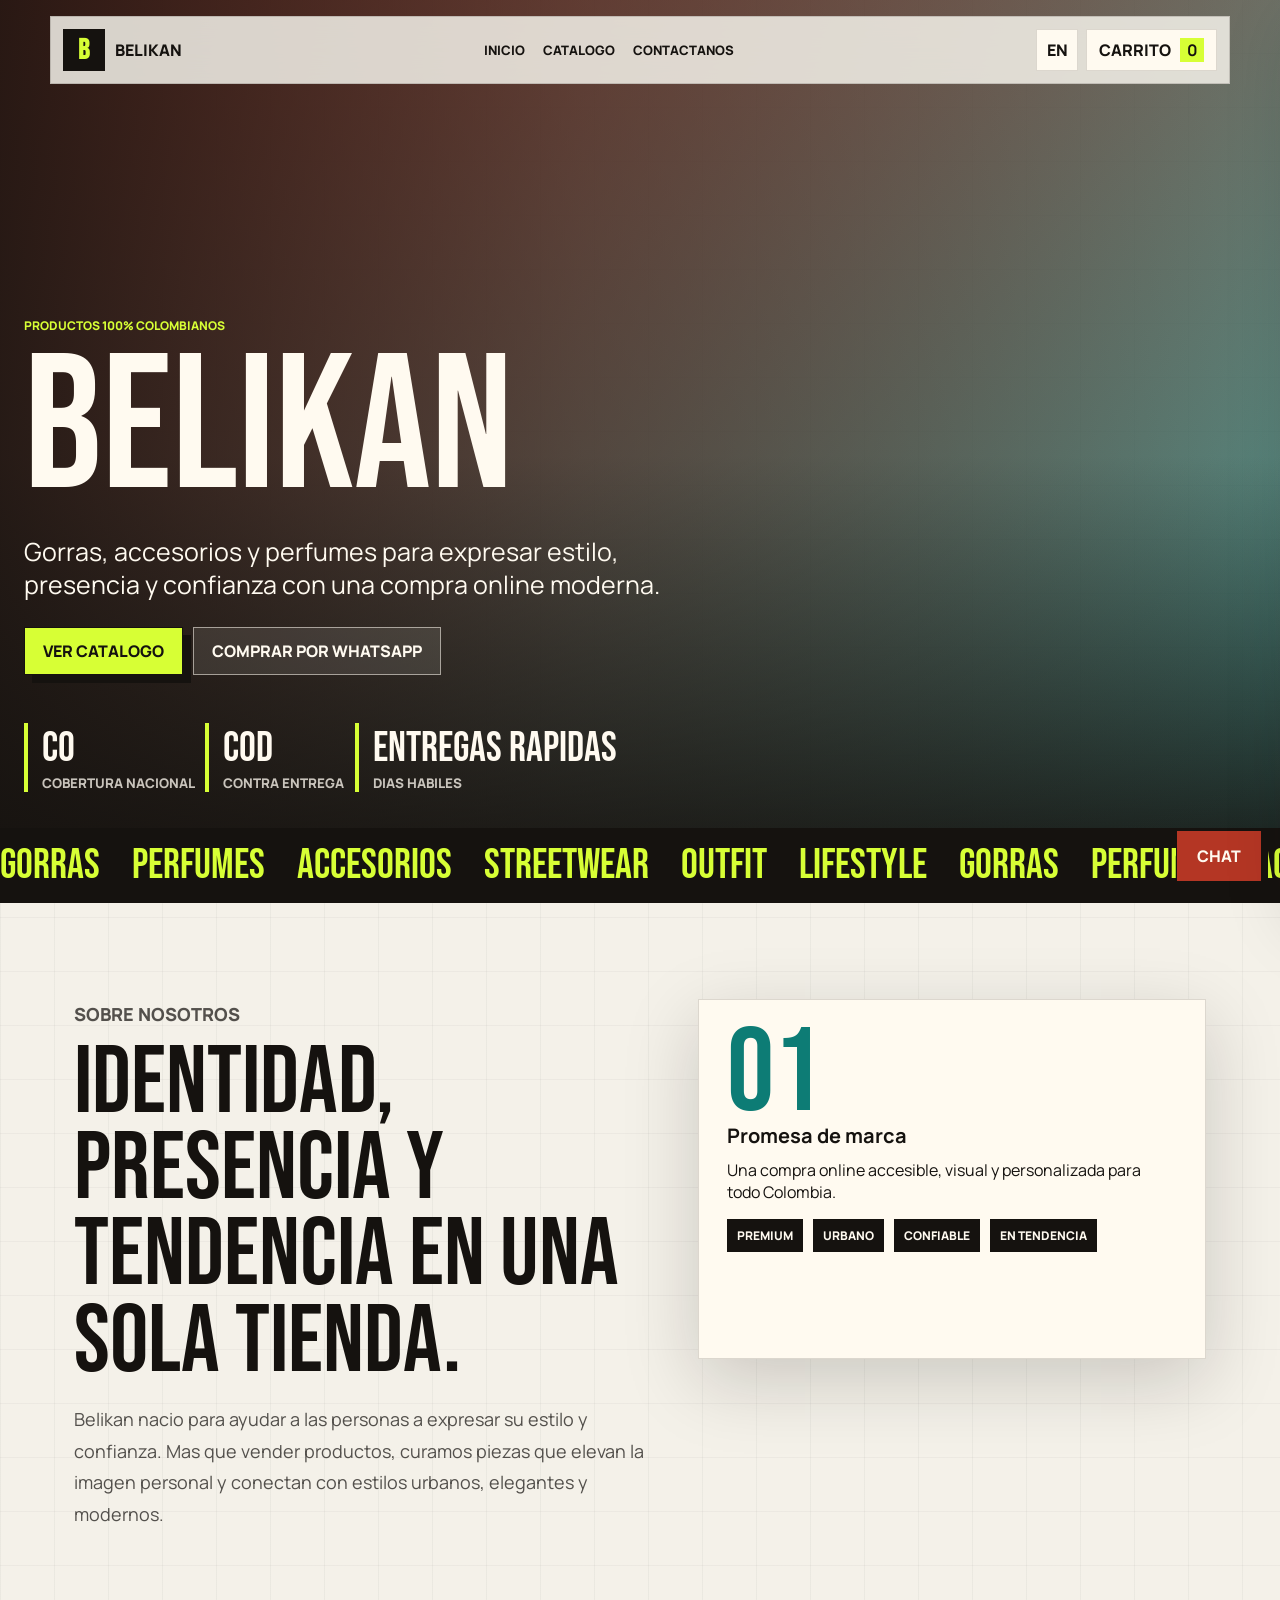
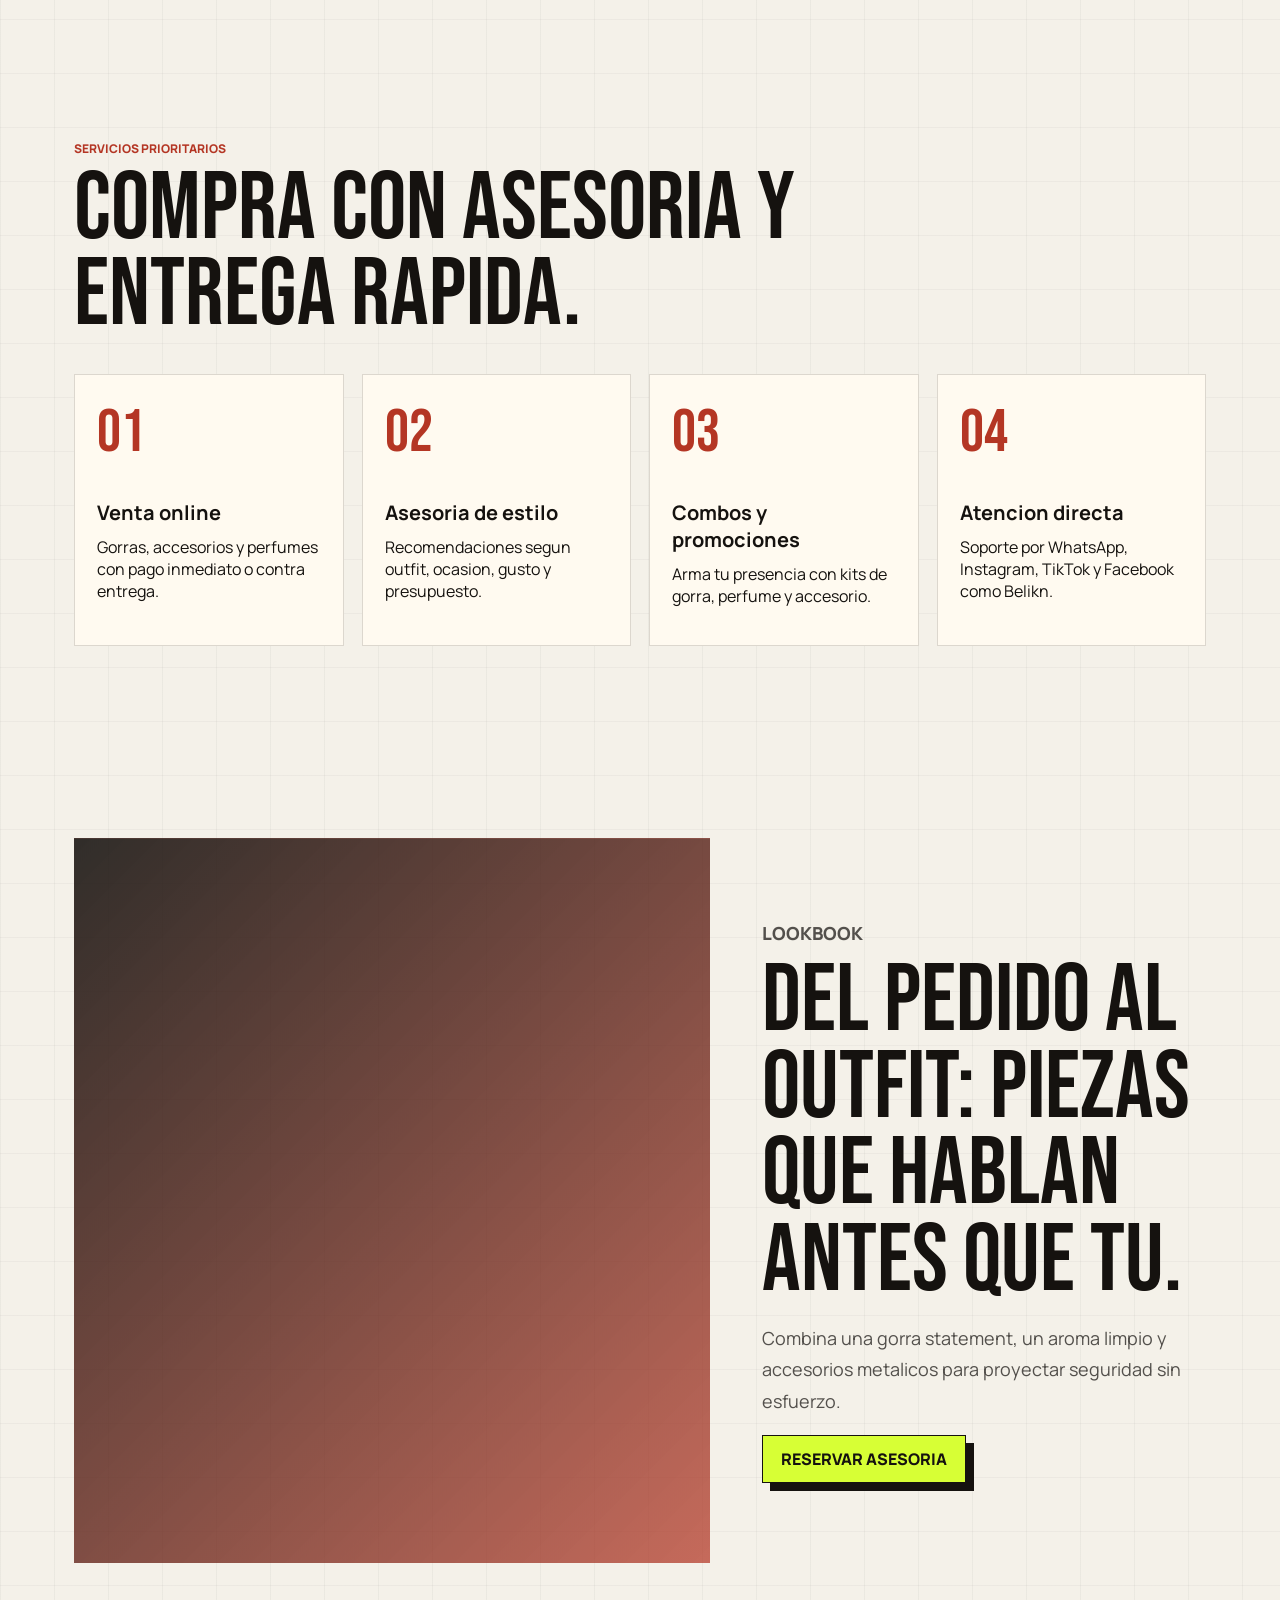
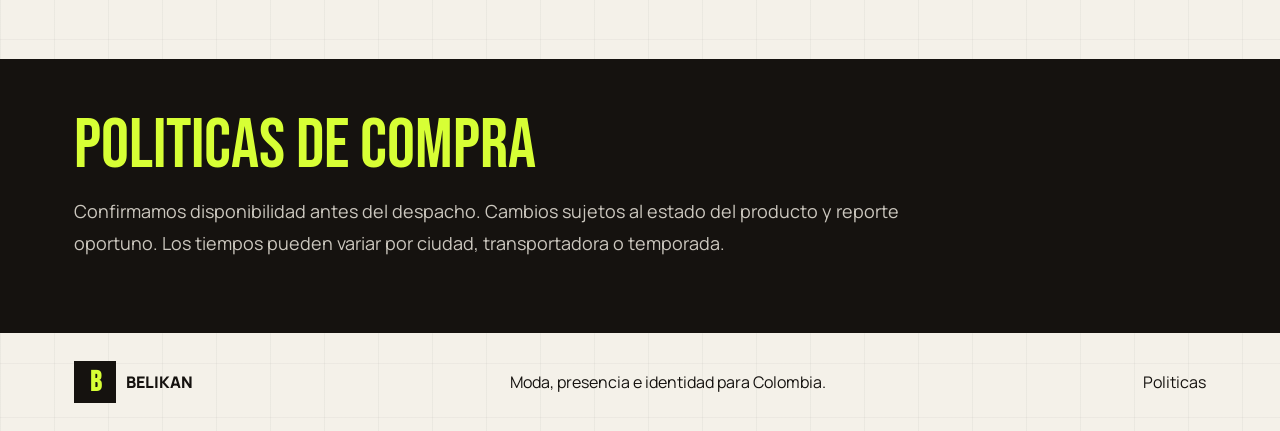
<file: index.html>
<!doctype html>
<html lang="es">
  <head>
    <meta charset="utf-8" />
    <meta name="viewport" content="width=device-width, initial-scale=1" />
    <meta
      name="description"
      content="Belikan: e-commerce colombiano de gorras, accesorios y perfumes para elevar estilo, presencia e imagen personal."
    />
    <title>Belikan Colombia</title>    <link rel="preconnect" href="https://fonts.googleapis.com" />
    <link rel="preconnect" href="https://fonts.gstatic.com" crossorigin />
    <link
      href="https://fonts.googleapis.com/css2?family=Bebas+Neue&family=Manrope:wght@400;600;700;800&display=swap"
      rel="stylesheet"
    />
    <link rel="stylesheet" href="styles.css" />
  </head>
  <body>
    <div class="site-shell">
      <header class="nav" data-reveal>
        <a class="brand" href="#inicio" aria-label="Belikan inicio">
          <span class="brand-mark">B</span>
          <span>Belikan</span>
        </a>
        <button class="menu-toggle" type="button" aria-label="Abrir menu" aria-expanded="false">
          <span></span><span></span><span></span>
        </button>
        <nav class="nav-links" aria-label="Navegacion principal">
          <a href="index.html">Inicio</a>
          <a href="catalogo.html">Catalogo</a>
          <a href="contacto.html">Contactanos</a>
        </nav>
        <div class="nav-actions">
          <button class="icon-button lang-toggle" type="button" aria-label="Cambiar idioma">EN</button>
          <button class="cart-button" type="button" aria-label="Abrir carrito">
            <span data-i18n="cart">Carrito</span>
            <strong class="cart-count">0</strong>
          </button>
        </div>
      </header>

      <main>
        <section class="hero" id="inicio">
          <div class="hero-media" data-image-key="home_hero" aria-hidden="true"></div>
          <div class="hero-overlay"></div>
          <div class="hero-content" data-reveal>
            <p class="eyebrow" data-i18n="heroEyebrow" data-content-key="hero_eyebrow">Productos 100% Colombianos</p>
            <h1 data-content-key="hero_title">Belikan</h1>
            <p class="hero-copy" data-i18n="heroCopy" data-content-key="hero_copy">
              Gorras, accesorios y perfumes para expresar estilo, presencia y confianza con una compra online moderna.
            </p>
            <div class="hero-actions">
              <a class="primary-btn" href="catalogo.html" data-i18n="shopNow">Ver catalogo</a>
              <a class="ghost-btn" href="https://wa.me/573224347855" target="_blank" rel="noreferrer" data-i18n="whatsapp" data-content-href="whatsapp">
                Comprar por WhatsApp
              </a>
            </div>
            <div class="hero-stats" aria-label="Indicadores de Belikan">
              <span><strong data-content-key="hero_stat_1_value">CO</strong><small data-i18n="coverage" data-content-key="hero_stat_1_label">Cobertura nacional</small></span>
              <span><strong data-content-key="hero_stat_2_value">COD</strong><small data-i18n="payment" data-content-key="hero_stat_2_label">Contra entrega</small></span>
              <span><strong data-content-key="hero_stat_3_value">Entregas rapidas</strong><small data-i18n="delivery" data-content-key="hero_stat_3_label">Dias habiles</small></span>
            </div>
          </div>
        </section>

        <section class="ticker" aria-label="Categorias">
          <div class="ticker-track">
            <span>Gorras</span><span>Perfumes</span><span>Accesorios</span><span>Streetwear</span><span>Outfit</span><span>Lifestyle</span>
            <span>Gorras</span><span>Perfumes</span><span>Accesorios</span><span>Streetwear</span><span>Outfit</span><span>Lifestyle</span>
          </div>
        </section>

        <section class="section intro-grid" id="nosotros">
          <div class="section-copy" data-reveal>
            <p class="eyebrow" data-i18n="aboutEyebrow" data-content-key="about_eyebrow">Sobre nosotros</p>
            <h2 data-i18n="aboutTitle" data-content-key="about_title">Identidad, presencia y tendencia en una sola tienda.</h2>
            <p data-i18n="aboutText" data-content-key="about_text">
              Belikan nacio para ayudar a las personas a expresar su estilo y confianza. Mas que vender productos,
              curamos piezas que elevan la imagen personal y conectan con estilos urbanos, elegantes y modernos.
            </p>
          </div>
          <div class="identity-panel" data-reveal>
            <span class="panel-number">01</span>
            <h3 data-i18n="promiseTitle" data-content-key="promise_title">Promesa de marca</h3>
            <p data-i18n="promiseText" data-content-key="promise_text">Una compra online accesible, visual y personalizada para todo Colombia.</p>
            <div class="mini-tags">
              <span>Premium</span><span>Urbano</span><span>Confiable</span><span>En tendencia</span>
            </div>
          </div>
        </section>

        <section class="section services" id="servicios">
          <div class="section-heading" data-reveal>
            <p class="eyebrow" data-i18n="servicesEyebrow" data-content-key="services_eyebrow">Servicios prioritarios</p>
            <h2 data-i18n="servicesTitle" data-content-key="services_title">Compra con asesoria y entrega rapida.</h2>
          </div>
          <div class="service-grid">
            <article data-reveal>
              <span class="service-icon">01</span>
              <h3 data-i18n="serviceOneTitle" data-content-key="service_1_title">Venta online</h3>
              <p data-i18n="serviceOneText" data-content-key="service_1_text">Gorras, accesorios y perfumes con pago inmediato o contra entrega.</p>
            </article>
            <article data-reveal>
              <span class="service-icon">02</span>
              <h3 data-i18n="serviceTwoTitle" data-content-key="service_2_title">Asesoria de estilo</h3>
              <p data-i18n="serviceTwoText" data-content-key="service_2_text">Recomendaciones segun outfit, ocasion, gusto y presupuesto.</p>
            </article>
            <article data-reveal>
              <span class="service-icon">03</span>
              <h3 data-i18n="serviceThreeTitle" data-content-key="service_3_title">Combos y promociones</h3>
              <p data-i18n="serviceThreeText" data-content-key="service_3_text">Arma tu presencia con kits de gorra, perfume y accesorio.</p>
            </article>
            <article data-reveal>
              <span class="service-icon">04</span>
              <h3 data-i18n="serviceFourTitle" data-content-key="service_4_title">Atencion directa</h3>
              <p data-i18n="serviceFourText" data-content-key="service_4_text">Soporte por WhatsApp, Instagram, TikTok y Facebook como Belikn.</p>
            </article>
          </div>
        </section>
<section class="section lookbook">
          <div class="lookbook-media" data-image-key="home_lookbook" data-reveal></div>
          <div class="lookbook-copy" data-reveal>
            <p class="eyebrow" data-i18n="lookbookEyebrow" data-content-key="lookbook_eyebrow">Lookbook</p>
            <h2 data-i18n="lookbookTitle" data-content-key="lookbook_title">Del pedido al outfit: piezas que hablan antes que tu.</h2>
            <p data-i18n="lookbookText" data-content-key="lookbook_text">
              Combina una gorra statement, un aroma limpio y accesorios metalicos para proyectar seguridad sin esfuerzo.
            </p>
            <a class="primary-btn" href="contacto.html" data-i18n="reserve">Reservar asesoria</a>
          </div>
        </section>


<section class="policies" id="politicas">
          <div data-reveal>
            <h2 data-i18n="policiesTitle" data-content-key="policies_title">Politicas de compra</h2>
            <p data-i18n="policiesText" data-content-key="policies_text">
              Confirmamos disponibilidad antes del despacho. Cambios sujetos al estado del producto y reporte oportuno.
              Los tiempos pueden variar por ciudad, transportadora o temporada.
            </p>
          </div>
        </section>
      </main>

      <footer>
        <div class="brand">
          <span class="brand-mark">B</span>
          <span>Belikan</span>
        </div>
        <p data-i18n="footer" data-content-key="footer_text">Moda, presencia e identidad para Colombia.</p>
        <a href="#politicas" data-i18n="footerPolicies">Politicas</a>
      </footer>
    </div>

    <aside class="cart-drawer" aria-hidden="true">
      <div class="drawer-head">
        <div>
          <p class="eyebrow" data-i18n="cart">Carrito</p>
          <h2 data-i18n="yourSelection">Tu seleccion</h2>
        </div>
        <button class="close-cart" type="button" aria-label="Cerrar carrito">x</button>
      </div>
      <div class="cart-items"></div>
      <div class="cart-total">
        <span>Total</span>
        <strong class="cart-total-value">$0</strong>
      </div>
      <button class="primary-btn checkout" type="button" data-i18n="checkout">Pedir por WhatsApp</button>
    </aside>
    <div class="scrim"></div>

    <section class="chatbot" aria-label="Chatbot Belikan">
      <button class="chat-toggle" type="button" aria-label="Abrir chat">Chat</button>
      <div class="chat-window" aria-hidden="true">
        <div class="chat-head">
          <strong>Belikan Bot</strong>
          <button type="button" class="close-chat" aria-label="Cerrar chat">x</button>
        </div>
        <div class="chat-messages">
          <p class="bot" data-i18n="botWelcome" data-content-key="bot_welcome">Hola. Puedo ayudarte con reservas, pedidos, PQR o asesoria de estilo.</p>
        </div>
        <div class="quick-replies">
          <button type="button" data-reply="Quiero reservar un combo">Reservar</button>
          <button type="button" data-reply="Necesito seguimiento de pedido">Pedido</button>
          <button type="button" data-reply="Tengo una PQR">PQR</button>
        </div>
        <form class="chat-form">
          <input name="chat" placeholder="Escribe tu mensaje" autocomplete="off" />
          <button type="submit">Enviar</button>
        </form>
      </div>
    </section>

    <script src="belikan-admin/vendor/supabase.js"></script>
    <script src="supabase-config.js"></script>
    <script src="app.js"></script>
  </body>
</html>
</file>
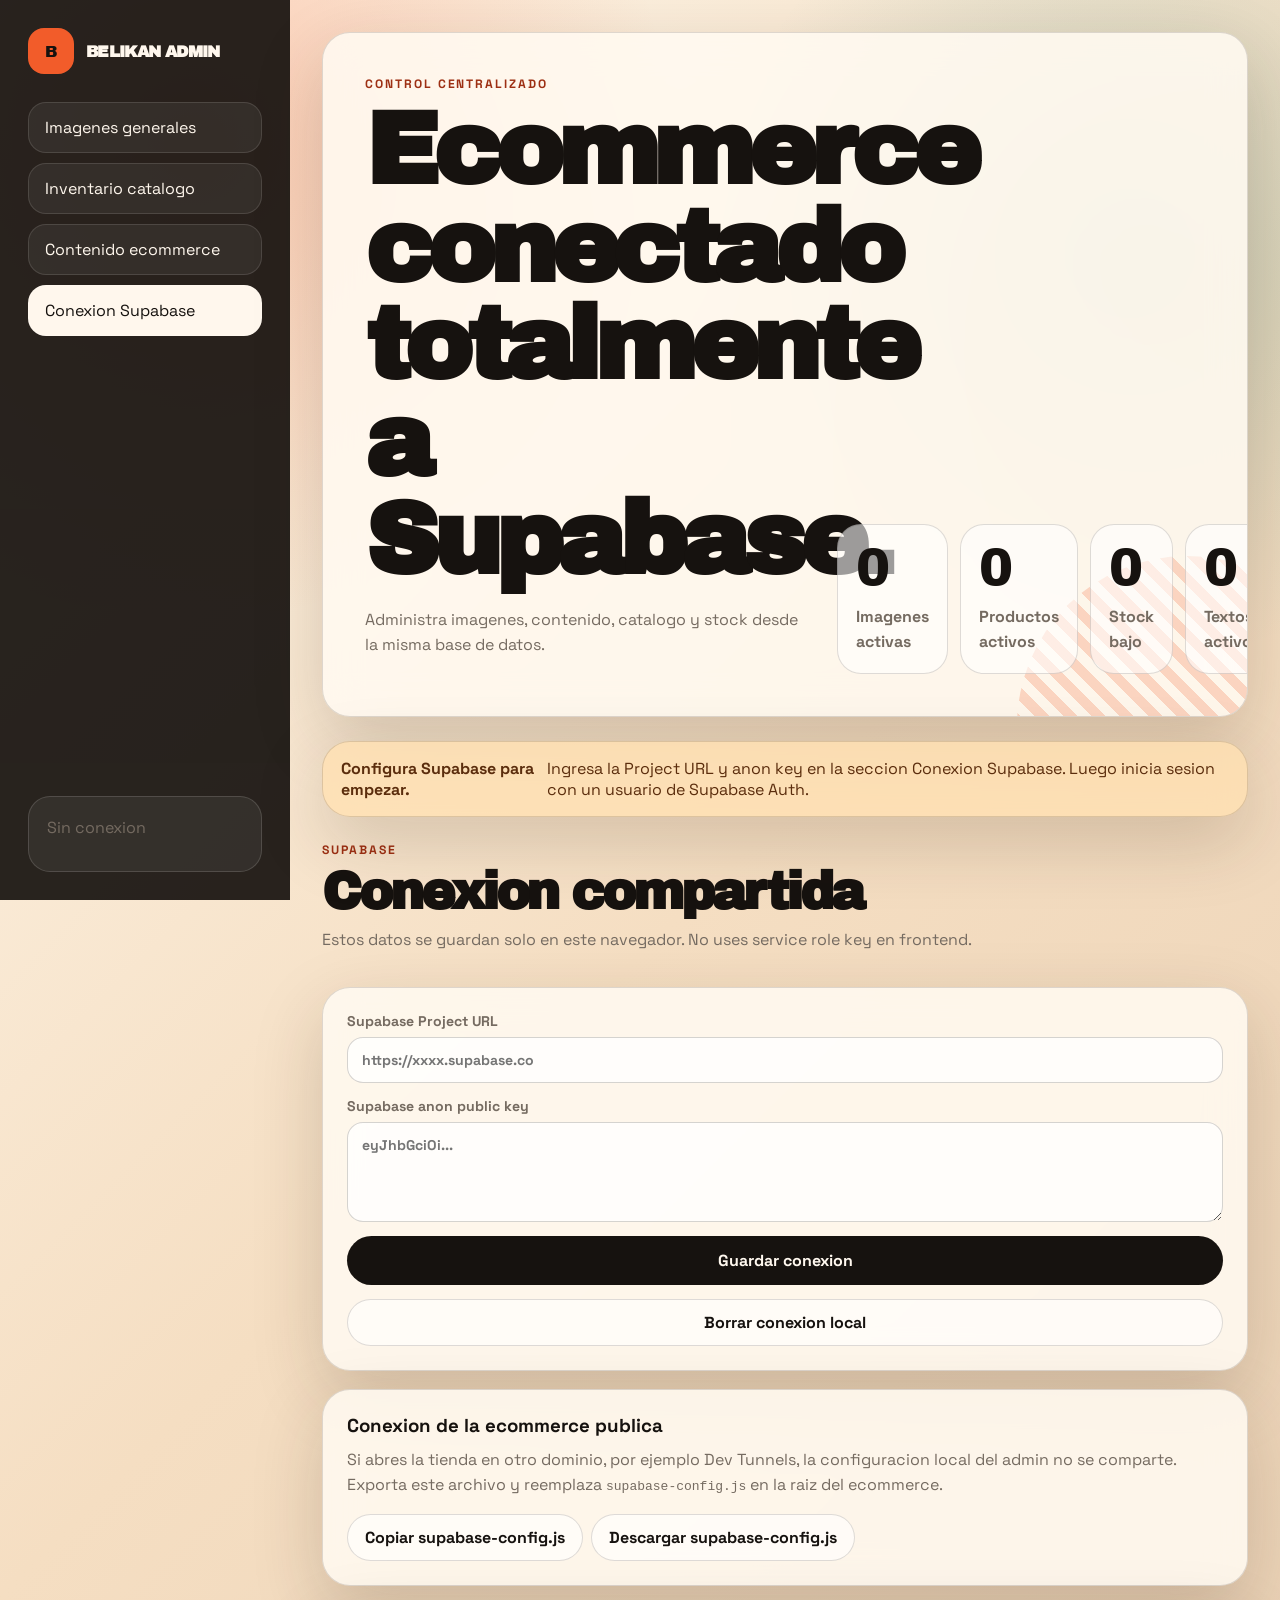
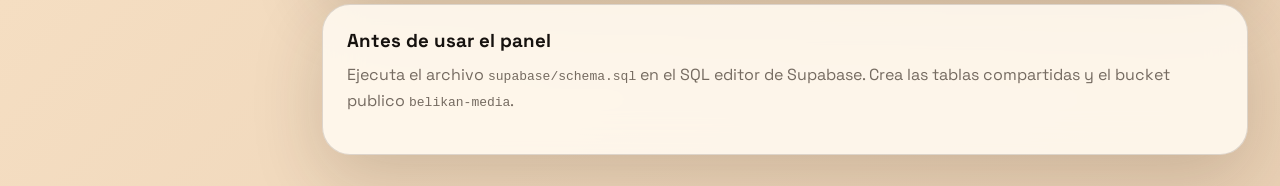
<file: belikan-admin/index.html>
<!doctype html>
<html lang="es">
  <head>
    <meta charset="utf-8" />
    <meta name="viewport" content="width=device-width, initial-scale=1" />
    <meta name="description" content="Panel administrativo Belikan para imagenes generales e inventario de catalogo con Supabase." />
    <title>Belikan Admin | Ecommerce Supabase</title>
    <link rel="preconnect" href="https://fonts.googleapis.com" />
    <link rel="preconnect" href="https://fonts.gstatic.com" crossorigin />
    <link href="https://fonts.googleapis.com/css2?family=Archivo+Black&family=Space+Grotesk:wght@400;500;600;700&display=swap" rel="stylesheet" />
    <link rel="stylesheet" href="styles.css" />
    <script src="vendor/supabase.js"></script>
  </head>
  <body>
    <div class="shell">
      <aside class="sidebar">
        <a class="brand" href="#top" aria-label="Belikan admin">
          <span>B</span>
          <strong>Belikan Admin</strong>
        </a>
        <nav aria-label="Secciones de administracion">
          <button class="nav-item active" type="button" data-view="images">Imagenes generales</button>
          <button class="nav-item" type="button" data-view="inventory">Inventario catalogo</button>
          <button class="nav-item" type="button" data-view="content">Contenido ecommerce</button>
          <button class="nav-item" type="button" data-view="settings">Conexion Supabase</button>
        </nav>
        <div class="session-card">
          <p id="sessionStatus">Sin sesion</p>
          <button class="secondary small" type="button" id="logoutBtn" hidden>Cerrar sesion</button>
        </div>
      </aside>

      <main id="top">
        <section class="hero-panel">
          <div>
            <p class="eyebrow">Control centralizado</p>
            <h1>Ecommerce conectado totalmente a Supabase.</h1>
            <p>Administra imagenes, contenido, catalogo y stock desde la misma base de datos.</p>
          </div>
          <div class="metrics" aria-label="Resumen">
            <article>
              <span id="imageCount">0</span>
              <p>Imagenes activas</p>
            </article>
            <article>
              <span id="productCount">0</span>
              <p>Productos activos</p>
            </article>
            <article>
              <span id="lowStockCount">0</span>
              <p>Stock bajo</p>
            </article>
            <article>
              <span id="contentCount">0</span>
              <p>Textos activos</p>
            </article>
          </div>
        </section>

        <section class="notice" id="connectionNotice">
          <strong>Configura Supabase para empezar.</strong>
          <span>Ingresa la Project URL y anon key en la seccion Conexion Supabase. Luego inicia sesion con un usuario de Supabase Auth.</span>
        </section>

        <section class="panel auth-panel" id="authPanel">
          <div>
            <p class="eyebrow">Acceso</p>
            <h2>Ingreso de administrador</h2>
            <p>Usa un usuario creado en Supabase Auth. Las policies del SQL permiten escritura solo a usuarios autenticados.</p>
          </div>
          <form id="loginForm" class="inline-form">
            <label>
              Email
              <input type="email" name="email" placeholder="admin@belikan.co" autocomplete="email" required />
            </label>
            <label>
              Password
              <input type="password" name="password" placeholder="********" autocomplete="current-password" required />
            </label>
            <button class="primary" type="submit">Iniciar sesion</button>
          </form>
        </section>

        <section class="view active" data-view-panel="images">
          <div class="section-head">
            <div>
              <p class="eyebrow">Ecommerce</p>
              <h2>Imagenes generales</h2>
              <p>Controla hero, banners, lookbook, categorias y cualquier imagen global que no sea producto.</p>
            </div>
            <button class="primary" type="button" data-open-modal="imageModal">Nueva imagen</button>
          </div>
          <div class="toolbar">
            <input id="imageSearch" type="search" placeholder="Buscar por llave, titulo o seccion" />
            <button class="secondary" type="button" id="refreshImages">Actualizar</button>
          </div>
          <div class="panel sql-hint">
            <h3>Mapa de imagenes publicas</h3>
            <p><code>home_hero</code> controla la imagen principal del inicio. <code>home_lookbook</code> controla la imagen del lookbook. Las imagenes de productos se cambian en Inventario catalogo, editando cada producto.</p>
          </div>
          <div class="card-grid" id="imagesGrid" aria-live="polite"></div>
        </section>

        <section class="view" data-view-panel="inventory">
          <div class="section-head">
            <div>
              <p class="eyebrow">Catalogo</p>
              <h2>Inventario de productos</h2>
              <p>Administra precio, stock, estado, categoria e imagen principal del producto.</p>
            </div>
            <button class="primary" type="button" data-open-modal="productModal">Nuevo producto</button>
          </div>
          <div class="toolbar split-toolbar">
            <input id="productSearch" type="search" placeholder="Buscar por nombre, SKU o categoria" />
            <select id="statusFilter" aria-label="Filtrar por estado">
              <option value="all">Todos los estados</option>
              <option value="active">Activo</option>
              <option value="draft">Borrador</option>
              <option value="archived">Archivado</option>
            </select>
            <button class="secondary" type="button" id="refreshProducts">Actualizar</button>
          </div>
          <div class="table-wrap">
            <table>
              <thead>
                <tr>
                  <th>Producto</th>
                  <th>Categoria</th>
                  <th>Precio</th>
                  <th>Stock</th>
                  <th>Estado</th>
                  <th>Acciones</th>
                </tr>
              </thead>
              <tbody id="productsTable"></tbody>
            </table>
          </div>
        </section>

        <section class="view" data-view-panel="content">
          <div class="section-head">
            <div>
              <p class="eyebrow">Contenido</p>
              <h2>Textos y datos del ecommerce</h2>
              <p>Controla copys, datos de contacto, ticker, politicas y mensajes que consume la tienda publica.</p>
            </div>
            <button class="primary" type="button" data-open-modal="contentModal">Nuevo contenido</button>
          </div>
          <div class="toolbar split-toolbar">
            <input id="contentSearch" type="search" placeholder="Buscar por llave, seccion o texto" />
            <button class="secondary" type="button" id="refreshContent">Actualizar</button>
          </div>
          <div class="table-wrap">
            <table>
              <thead>
                <tr>
                  <th>Contenido</th>
                  <th>Seccion</th>
                  <th>Tipo</th>
                  <th>Estado</th>
                  <th>Acciones</th>
                </tr>
              </thead>
              <tbody id="contentTable"></tbody>
            </table>
          </div>
        </section>

        <section class="view" data-view-panel="settings">
          <div class="section-head">
            <div>
              <p class="eyebrow">Supabase</p>
              <h2>Conexion compartida</h2>
              <p>Estos datos se guardan solo en este navegador. No uses service role key en frontend.</p>
            </div>
          </div>
          <form id="settingsForm" class="settings-form panel">
            <label>
              Supabase Project URL
              <input type="url" name="url" placeholder="https://xxxx.supabase.co" required />
            </label>
            <label>
              Supabase anon public key
              <textarea name="anonKey" rows="4" placeholder="eyJhbGciOi..." required></textarea>
            </label>
            <button class="primary" type="submit">Guardar conexion</button>
            <button class="secondary" type="button" id="clearSettings">Borrar conexion local</button>
          </form>
          <div class="panel sql-hint">
            <h3>Conexion de la ecommerce publica</h3>
            <p>Si abres la tienda en otro dominio, por ejemplo Dev Tunnels, la configuracion local del admin no se comparte. Exporta este archivo y reemplaza <code>supabase-config.js</code> en la raiz del ecommerce.</p>
            <div class="card-actions">
              <button class="secondary" type="button" id="copyPublicConfig">Copiar supabase-config.js</button>
              <button class="secondary" type="button" id="downloadPublicConfig">Descargar supabase-config.js</button>
            </div>
          </div>
          <div class="panel sql-hint">
            <h3>Antes de usar el panel</h3>
            <p>Ejecuta el archivo <code>supabase/schema.sql</code> en el SQL editor de Supabase. Crea las tablas compartidas y el bucket publico <code>belikan-media</code>.</p>
          </div>
        </section>
      </main>
    </div>

    <dialog id="imageModal" class="modal">
      <form id="imageForm" method="dialog" class="modal-card">
        <header>
          <div>
            <p class="eyebrow">Imagen global</p>
            <h2 id="imageModalTitle">Nueva imagen</h2>
          </div>
          <button class="icon" type="button" data-close-modal="imageModal" aria-label="Cerrar">x</button>
        </header>
        <input type="hidden" name="id" />
        <div class="form-grid">
          <label>
            Llave unica
            <input name="image_key" placeholder="home_hero" required />
          </label>
          <label>
            Seccion
            <input name="section" placeholder="inicio" required />
          </label>
          <label>
            Titulo interno
            <input name="title" placeholder="Hero principal" required />
          </label>
          <label>
            Orden
            <input name="sort_order" type="number" value="0" min="0" />
          </label>
          <label class="wide">
            Texto alternativo
            <input name="alt" placeholder="Modelo usando gorra Belikan" />
          </label>
          <label class="wide">
            URL de imagen
            <input name="image_url" type="url" placeholder="https://..." />
          </label>
          <label class="wide upload-box">
            Subir archivo a Supabase Storage
            <input name="image_file" type="file" accept="image/*" />
          </label>
          <label class="check-line">
            <input name="is_active" type="checkbox" checked />
            Activa para ecommerce
          </label>
        </div>
        <footer>
          <button class="secondary danger" type="button" id="deleteImageBtn" hidden>Eliminar</button>
          <button class="secondary" type="button" data-close-modal="imageModal">Cancelar</button>
          <button class="primary" type="submit">Guardar imagen</button>
        </footer>
      </form>
    </dialog>

    <dialog id="productModal" class="modal">
      <form id="productForm" method="dialog" class="modal-card large">
        <header>
          <div>
            <p class="eyebrow">Producto catalogo</p>
            <h2 id="productModalTitle">Nuevo producto</h2>
          </div>
          <button class="icon" type="button" data-close-modal="productModal" aria-label="Cerrar">x</button>
        </header>
        <input type="hidden" name="id" />
        <div class="form-grid">
          <label>
            SKU
            <input name="sku" placeholder="BLK-GOR-001" required />
          </label>
          <label>
            Slug
            <input name="slug" placeholder="gorra-noir-street" required />
          </label>
          <label class="wide">
            Nombre
            <input name="name" placeholder="Gorra Noir Street" required />
          </label>
          <label>
            Categoria
            <input name="category" placeholder="gorras" required />
          </label>
          <label>
            Badge
            <input name="badge" placeholder="Top" />
          </label>
          <label>
            Precio COP
            <input name="price_cop" type="number" min="0" step="100" placeholder="89000" required />
          </label>
          <label>
            Stock
            <input name="stock" type="number" min="0" step="1" value="0" required />
          </label>
          <label>
            Estado
            <select name="status" required>
              <option value="active">Activo</option>
              <option value="draft">Borrador</option>
              <option value="archived">Archivado</option>
            </select>
          </label>
          <label>
            Entrega
            <input name="delivery" placeholder="24-72h" />
          </label>
          <label class="wide">
            Descripcion
            <textarea name="description" rows="3" placeholder="Descripcion comercial"></textarea>
          </label>
          <label class="wide">
            Beneficios
            <textarea name="benefits" rows="2" placeholder="Beneficio principal para el cliente"></textarea>
          </label>
          <label>
            Garantia
            <input name="guarantee" placeholder="Cambio por defecto de fabrica" />
          </label>
          <label>
            URL imagen
            <input name="image_url" type="url" placeholder="https://..." />
          </label>
          <label class="wide upload-box">
            Subir imagen a Supabase Storage
            <input name="image_file" type="file" accept="image/*" />
          </label>
          <label class="check-line">
            <input name="featured" type="checkbox" />
            Producto destacado
          </label>
        </div>
        <footer>
          <button class="secondary danger" type="button" id="deleteProductBtn" hidden>Eliminar</button>
          <button class="secondary" type="button" data-close-modal="productModal">Cancelar</button>
          <button class="primary" type="submit">Guardar producto</button>
        </footer>
      </form>
    </dialog>

    <dialog id="contentModal" class="modal">
      <form id="contentForm" method="dialog" class="modal-card">
        <header>
          <div>
            <p class="eyebrow">Contenido ecommerce</p>
            <h2 id="contentModalTitle">Nuevo contenido</h2>
          </div>
          <button class="icon" type="button" data-close-modal="contentModal" aria-label="Cerrar">x</button>
        </header>
        <input type="hidden" name="id" />
        <div class="form-grid">
          <label>
            Llave unica
            <input name="content_key" placeholder="hero_title" required />
          </label>
          <label>
            Seccion
            <input name="section" placeholder="inicio" required />
          </label>
          <label class="wide">
            Etiqueta interna
            <input name="label" placeholder="Hero titulo" required />
          </label>
          <label>
            Tipo
            <select name="content_type" required>
              <option value="text">Texto corto</option>
              <option value="textarea">Texto largo</option>
              <option value="phone">Telefono</option>
              <option value="email">Email</option>
              <option value="url">URL</option>
              <option value="csv">Lista separada por coma</option>
            </select>
          </label>
          <label>
            Orden
            <input name="sort_order" type="number" value="0" min="0" />
          </label>
          <label class="wide">
            Valor publicado
            <textarea name="content_value" rows="5" placeholder="Texto que vera el cliente" required></textarea>
          </label>
          <label class="check-line">
            <input name="is_active" type="checkbox" checked />
            Activo para ecommerce
          </label>
        </div>
        <footer>
          <button class="secondary danger" type="button" id="deleteContentBtn" hidden>Eliminar</button>
          <button class="secondary" type="button" data-close-modal="contentModal">Cancelar</button>
          <button class="primary" type="submit">Guardar contenido</button>
        </footer>
      </form>
    </dialog>

    <div class="toast" id="toast" role="status" aria-live="polite"></div>
    <script src="app.js"></script>
  </body>
</html>
</file>
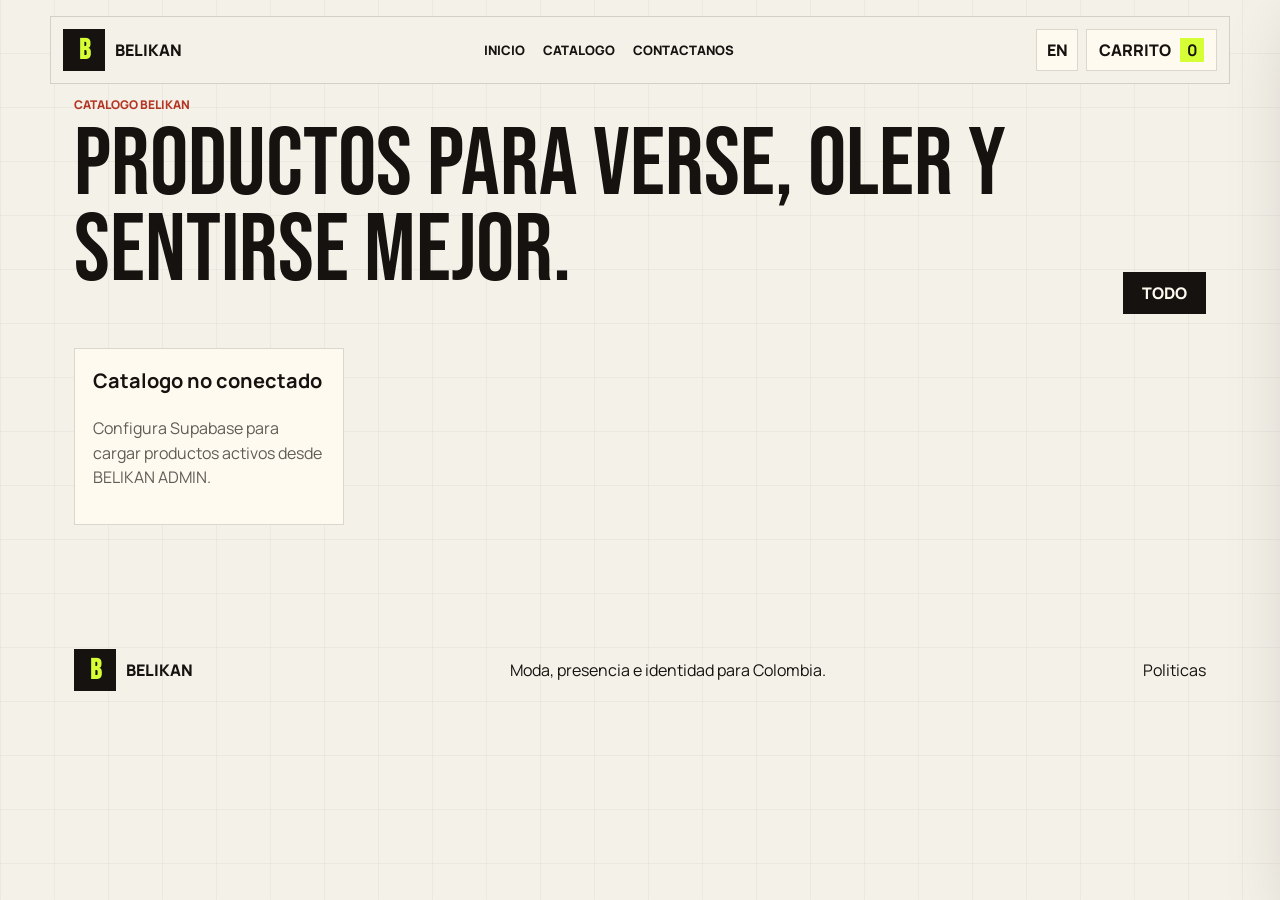
<file: catalogo.html>
<!doctype html>
<html lang="es">
  <head>
    <meta charset="utf-8" />
    <meta name="viewport" content="width=device-width, initial-scale=1" />
    <meta name="description" content="Catalogo Belikan: gorras, perfumes y accesorios." />
    <title>Belikan | Catalogo</title>    <link rel="preconnect" href="https://fonts.googleapis.com" />
    <link rel="preconnect" href="https://fonts.gstatic.com" crossorigin />
    <link href="https://fonts.googleapis.com/css2?family=Bebas+Neue&family=Manrope:wght@400;600;700;800&display=swap" rel="stylesheet" />
    <link rel="stylesheet" href="styles.css" />
  </head>
  <body>
    <div class="site-shell">
      <header class="nav" data-reveal>
        <a class="brand" href="index.html" aria-label="Belikan inicio"><span class="brand-mark">B</span><span>Belikan</span></a>
        <button class="menu-toggle" type="button" aria-label="Abrir menu" aria-expanded="false"><span></span><span></span><span></span></button>
        <nav class="nav-links" aria-label="Navegacion principal">
          <a href="index.html">Inicio</a>
          <a href="catalogo.html">Catalogo</a>
          <a href="contacto.html">Contactanos</a>
        </nav>
        <div class="nav-actions">
          <button class="icon-button lang-toggle" type="button" aria-label="Cambiar idioma">EN</button>
          <button class="cart-button" type="button" aria-label="Abrir carrito"><span data-i18n="cart">Carrito</span><strong class="cart-count">0</strong></button>
        </div>
      </header>

      <main>
        <section class="section catalog" id="catalogo">
          <div class="catalog-head" data-reveal>
            <div>
              <p class="eyebrow" data-i18n="catalogEyebrow" data-content-key="catalog_eyebrow">Catalogo Belikan</p>
              <h2 data-i18n="catalogTitle" data-content-key="catalog_title">Productos para verse, oler y sentirse mejor.</h2>
            </div>
            <div class="filters" aria-label="Filtrar productos">
              <button class="filter active" type="button" data-filter="all" data-i18n="filterAll">Todo</button>
              <button class="filter" type="button" data-filter="gorras" data-i18n="filterCaps">Gorras</button>
              <button class="filter" type="button" data-filter="perfumes" data-i18n="filterPerfumes">Perfumes</button>
              <button class="filter" type="button" data-filter="accesorios" data-i18n="filterAccessories">Accesorios</button>
            </div>
          </div>
          <div class="product-grid" aria-live="polite"></div>
        </section>
      </main>

      <footer>
        <div class="brand"><span class="brand-mark">B</span><span>Belikan</span></div>
        <p data-i18n="footer" data-content-key="footer_text">Moda, presencia e identidad para Colombia.</p>
        <a href="index.html#politicas" data-i18n="footerPolicies">Politicas</a>
      </footer>
    </div>

    <aside class="cart-drawer" aria-hidden="true">
      <div class="drawer-head"><div><p class="eyebrow" data-i18n="cart">Carrito</p><h2 data-i18n="yourSelection">Tu seleccion</h2></div><button class="close-cart" type="button" aria-label="Cerrar carrito">x</button></div>
      <div class="cart-items"></div>
      <div class="cart-total"><span>Total</span><strong class="cart-total-value">$0</strong></div>
      <button class="primary-btn checkout" type="button" data-i18n="checkout">Pedir por WhatsApp</button>
    </aside>
    <div class="scrim"></div>

    <script src="belikan-admin/vendor/supabase.js"></script>
    <script src="supabase-config.js"></script>
    <script src="app.js"></script>
  </body>
</html>
</file>
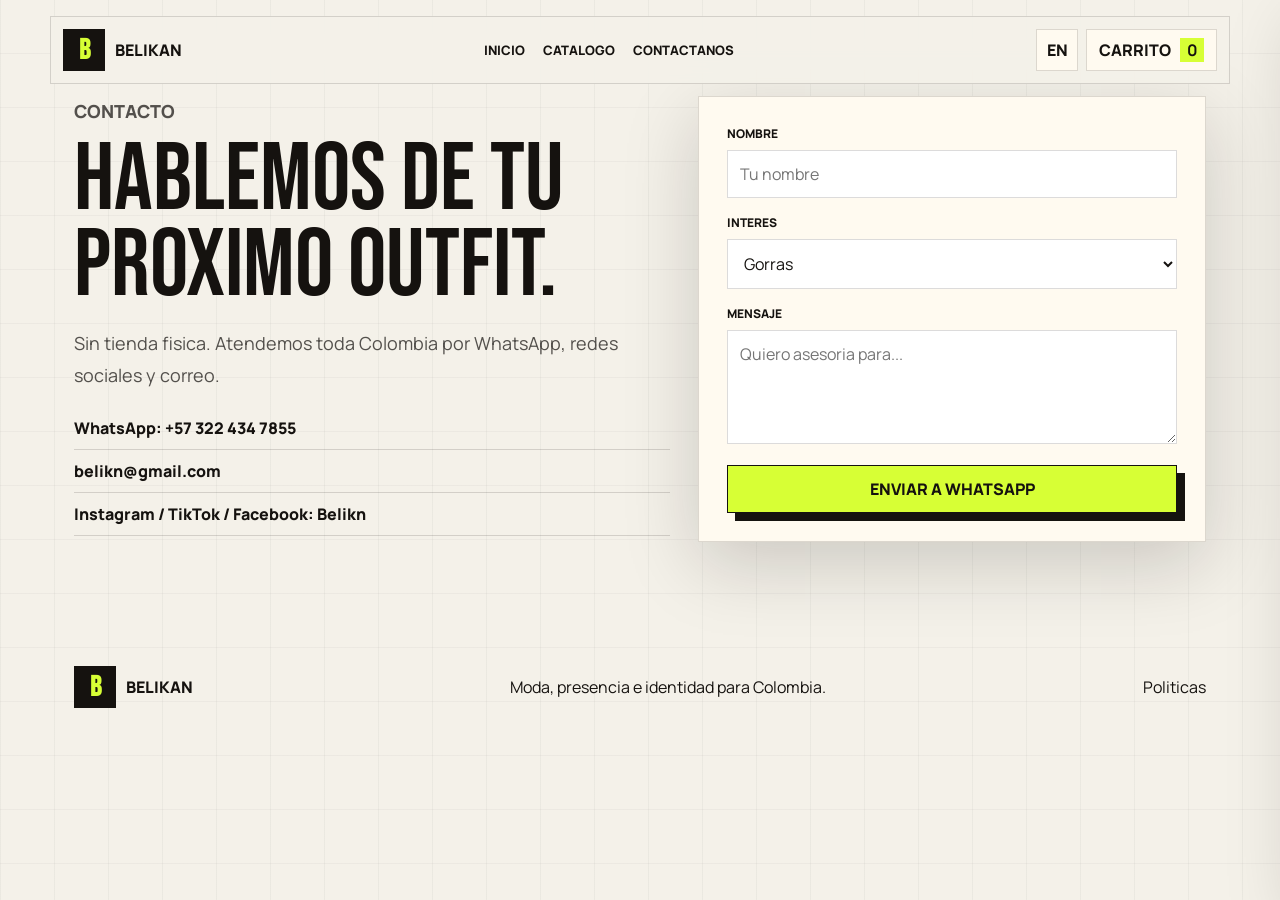
<file: contacto.html>
<!doctype html>
<html lang="es">
  <head>
    <meta charset="utf-8" />
    <meta name="viewport" content="width=device-width, initial-scale=1" />
    <meta name="description" content="Contacto Belikan: WhatsApp, correo y asesoria." />
    <title>Belikan | Contacto</title>    <link rel="preconnect" href="https://fonts.googleapis.com" />
    <link rel="preconnect" href="https://fonts.gstatic.com" crossorigin />
    <link href="https://fonts.googleapis.com/css2?family=Bebas+Neue&family=Manrope:wght@400;600;700;800&display=swap" rel="stylesheet" />
    <link rel="stylesheet" href="styles.css" />
  </head>
  <body>
    <div class="site-shell">
      <header class="nav" data-reveal>
        <a class="brand" href="index.html" aria-label="Belikan inicio"><span class="brand-mark">B</span><span>Belikan</span></a>
        <button class="menu-toggle" type="button" aria-label="Abrir menu" aria-expanded="false"><span></span><span></span><span></span></button>
        <nav class="nav-links" aria-label="Navegacion principal">
          <a href="index.html">Inicio</a>
          <a href="catalogo.html">Catalogo</a>
          <a href="contacto.html">Contactanos</a>
        </nav>
        <div class="nav-actions">
          <button class="icon-button lang-toggle" type="button" aria-label="Cambiar idioma">EN</button>
          <button class="cart-button" type="button" aria-label="Abrir carrito"><span data-i18n="cart">Carrito</span><strong class="cart-count">0</strong></button>
        </div>
      </header>

      <main>
        <section class="section contact" id="contacto">
          <div class="contact-copy" data-reveal>
            <p class="eyebrow" data-i18n="contactEyebrow" data-content-key="contact_eyebrow">Contacto</p>
            <h2 data-i18n="contactTitle" data-content-key="contact_title">Hablemos de tu proximo outfit.</h2>
            <p data-i18n="contactText" data-content-key="contact_text">Sin tienda fisica. Atendemos toda Colombia por WhatsApp, redes sociales y correo.</p>
            <div class="contact-list">
              <a href="https://wa.me/573224347855" target="_blank" rel="noreferrer" data-content-key="contact_whatsapp_label" data-content-href="whatsapp">WhatsApp: +57 322 434 7855</a>
              <a href="mailto:belikn@gmail.com" data-content-key="contact_email" data-content-href="mailto">belikn@gmail.com</a>
              <span data-content-key="contact_social">Instagram / TikTok / Facebook: Belikn</span>
            </div>
          </div>
          <form class="lead-form" data-reveal>
            <label><span data-i18n="name">Nombre</span><input name="name" required placeholder="Tu nombre" /></label>
            <label><span data-i18n="interest">Interes</span><select name="interest"><option>Gorras</option><option>Perfumes</option><option>Accesorios</option><option>Combo completo</option></select></label>
            <label><span data-i18n="message">Mensaje</span><textarea name="message" rows="4" placeholder="Quiero asesoria para..."></textarea></label>
            <button class="primary-btn" type="submit" data-i18n="sendWhatsapp">Enviar a WhatsApp</button>
          </form>
        </section>
      </main>

      <footer>
        <div class="brand"><span class="brand-mark">B</span><span>Belikan</span></div>
        <p data-i18n="footer" data-content-key="footer_text">Moda, presencia e identidad para Colombia.</p>
        <a href="index.html#politicas" data-i18n="footerPolicies">Politicas</a>
      </footer>
    </div>

    <aside class="cart-drawer" aria-hidden="true">
      <div class="drawer-head"><div><p class="eyebrow" data-i18n="cart">Carrito</p><h2 data-i18n="yourSelection">Tu seleccion</h2></div><button class="close-cart" type="button" aria-label="Cerrar carrito">x</button></div>
      <div class="cart-items"></div>
      <div class="cart-total"><span>Total</span><strong class="cart-total-value">$0</strong></div>
      <button class="primary-btn checkout" type="button" data-i18n="checkout">Pedir por WhatsApp</button>
    </aside>
    <div class="scrim"></div>

    <script src="belikan-admin/vendor/supabase.js"></script>
    <script src="supabase-config.js"></script>
    <script src="app.js"></script>
  </body>
</html>
</file>
<file: styles.css>
:root {
  --ink: #15120f;
  --paper: #f4f1e9;
  --bone: #fffaf0;
  --signal: #d7ff35;
  --brick: #b43624;
  --teal: #0d7c75;
  --metal: #7b7d78;
  --line: rgba(21, 18, 15, 0.15);
  --shadow: 0 22px 70px rgba(21, 18, 15, 0.18);
  --display: "Bebas Neue", Impact, sans-serif;
  --body: "Manrope", Verdana, sans-serif;
}

* {
  box-sizing: border-box;
}

html {
  scroll-behavior: smooth;
}

body {
  margin: 0;
  background: var(--paper);
  color: var(--ink);
  font-family: var(--body);
  overflow-x: hidden;
}

body.cart-open,
body.chat-open,
body.menu-open {
  overflow: hidden;
}

a {
  color: inherit;
  text-decoration: none;
}

button,
input,
select,
textarea {
  font: inherit;
}

button {
  cursor: pointer;
}

.site-shell {
  min-height: 100vh;
  background:
    linear-gradient(90deg, rgba(21, 18, 15, 0.04) 1px, transparent 1px) 0 0 / 54px 54px,
    linear-gradient(0deg, rgba(21, 18, 15, 0.035) 1px, transparent 1px) 0 0 / 54px 54px,
    var(--paper);
}

.nav {
  align-items: center;
  background: rgba(244, 241, 233, 0.86);
  backdrop-filter: blur(18px);
  border: 1px solid var(--line);
  display: grid;
  grid-template-columns: auto 1fr auto;
  gap: 24px;
  left: 50%;
  max-width: 1180px;
  padding: 12px;
  position: fixed;
  top: 16px;
  transform: translateX(-50%);
  width: calc(100% - 32px);
  z-index: 20;
}

.brand {
  align-items: center;
  display: inline-flex;
  font-weight: 900;
  gap: 10px;
  letter-spacing: 0;
  text-transform: uppercase;
}

.brand-mark {
  background: var(--ink);
  color: var(--signal);
  display: grid;
  font-family: var(--display);
  font-size: 28px;
  height: 42px;
  place-items: center;
  width: 42px;
}

.nav-links {
  align-items: center;
  display: flex;
  gap: 18px;
  justify-content: center;
  font-size: 13px;
  font-weight: 800;
  text-transform: uppercase;
}

.nav-links a {
  padding: 10px 0;
  position: relative;
}

.nav-links a::after {
  background: var(--brick);
  bottom: 6px;
  content: "";
  height: 2px;
  left: 0;
  position: absolute;
  transform: scaleX(0);
  transform-origin: left;
  transition: transform 0.25s ease;
  width: 100%;
}

.nav-links a:hover::after {
  transform: scaleX(1);
}

.nav-actions {
  align-items: center;
  display: flex;
  gap: 8px;
}

.icon-button,
.cart-button,
.menu-toggle,
.close-cart,
.close-chat {
  background: var(--bone);
  border: 1px solid var(--line);
  color: var(--ink);
  min-height: 42px;
}

.icon-button {
  font-weight: 900;
  min-width: 42px;
}

.cart-button {
  align-items: center;
  display: inline-flex;
  font-weight: 900;
  gap: 9px;
  padding: 0 12px;
  text-transform: uppercase;
}

.cart-count {
  background: var(--signal);
  color: var(--ink);
  display: grid;
  height: 24px;
  place-items: center;
  width: 24px;
}

.menu-toggle {
  display: none;
  height: 42px;
  padding: 9px;
  width: 42px;
}

.menu-toggle span {
  background: var(--ink);
  display: block;
  height: 2px;
  margin: 5px 0;
  width: 20px;
}

.hero {
  align-items: end;
  display: grid;
  min-height: 92vh;
  overflow: hidden;
  padding: 128px 24px 36px;
  position: relative;
}

.hero-media,
.hero-overlay {
  inset: 0;
  position: absolute;
}

.hero-media {
  animation: slowZoom 18s ease-in-out infinite alternate;
  background-image: linear-gradient(135deg, rgba(180, 54, 36, 0.92), rgba(13, 124, 117, 0.74));
  background-position: center;
  background-size: cover;
}

.hero-overlay {
  background:
    linear-gradient(90deg, rgba(21, 18, 15, 0.88), rgba(21, 18, 15, 0.44) 45%, rgba(21, 18, 15, 0.08)),
    linear-gradient(0deg, rgba(21, 18, 15, 0.82), transparent 45%);
}

.hero-content {
  color: var(--bone);
  max-width: 1180px;
  position: relative;
  width: 100%;
  z-index: 1;
}

.eyebrow {
  color: var(--brick);
  font-size: 12px;
  font-weight: 900;
  letter-spacing: 0;
  margin: 0 0 10px;
  text-transform: uppercase;
}

.hero .eyebrow {
  color: var(--signal);
}

h1,
h2,
h3,
p {
  margin-top: 0;
}

h1,
h2 {
  font-family: var(--display);
  font-weight: 400;
  letter-spacing: 0;
  line-height: 0.9;
  text-transform: uppercase;
}

h1 {
  font-size: clamp(82px, 15vw, 210px);
  margin-bottom: 18px;
}

h2 {
  font-size: clamp(42px, 8vw, 96px);
  margin-bottom: 18px;
}

h3 {
  font-size: 20px;
  margin-bottom: 10px;
}

.hero-copy {
  font-size: clamp(18px, 2vw, 25px);
  line-height: 1.35;
  max-width: 660px;
}

.hero-actions,
.filters,
.hero-stats,
.mini-tags {
  display: flex;
  flex-wrap: wrap;
  gap: 10px;
}

.primary-btn,
.ghost-btn,
.filter,
.chat-form button,
.quick-replies button {
  align-items: center;
  border: 1px solid var(--ink);
  display: inline-flex;
  font-weight: 900;
  justify-content: center;
  min-height: 48px;
  padding: 0 18px;
  text-transform: uppercase;
  transition: transform 0.2s ease, box-shadow 0.2s ease, background 0.2s ease;
}

.primary-btn {
  background: var(--signal);
  color: var(--ink);
  box-shadow: 8px 8px 0 var(--ink);
}

.primary-btn:hover,
.ghost-btn:hover,
.filter:hover {
  transform: translate(-2px, -2px);
}

.ghost-btn {
  background: rgba(255, 250, 240, 0.1);
  border-color: rgba(255, 250, 240, 0.54);
  color: var(--bone);
}

.hero-stats {
  margin-top: 48px;
}

.hero-stats span {
  border-left: 4px solid var(--signal);
  display: grid;
  min-width: 140px;
  padding-left: 14px;
}

.hero-stats strong {
  font-family: var(--display);
  font-size: 42px;
  font-weight: 400;
}

.hero-stats small {
  color: rgba(255, 250, 240, 0.76);
  font-weight: 800;
  text-transform: uppercase;
}

.ticker {
  background: var(--ink);
  color: var(--signal);
  overflow: hidden;
  padding: 12px 0;
}

.ticker-track {
  animation: marquee 18s linear infinite;
  display: flex;
  gap: 32px;
  white-space: nowrap;
  width: max-content;
}

.ticker span {
  font-family: var(--display);
  font-size: 42px;
  text-transform: uppercase;
}

.section {
  margin: 0 auto;
  max-width: 1180px;
  padding: 96px 24px;
}

.intro-grid,
.lookbook,
.order-tools,
.contact {
  display: grid;
  gap: 28px;
  grid-template-columns: minmax(0, 1.08fr) minmax(300px, 0.92fr);
}

.section-copy p,
.lookbook-copy p,
.contact-copy p,
.policies p {
  color: rgba(21, 18, 15, 0.72);
  font-size: 18px;
  line-height: 1.75;
}

.identity-panel,
.tracker,
.faq,
.lead-form,
.cart-drawer,
.chat-window {
  background: var(--bone);
  border: 1px solid var(--line);
  box-shadow: var(--shadow);
}

.identity-panel {
  align-self: start;
  min-height: 360px;
  padding: 28px;
  position: relative;
}

.panel-number {
  color: var(--teal);
  font-family: var(--display);
  font-size: 118px;
  line-height: 0.8;
}

.mini-tags span {
  background: var(--ink);
  color: var(--bone);
  font-size: 12px;
  font-weight: 900;
  padding: 8px 10px;
  text-transform: uppercase;
}

.section-heading,
.catalog-head {
  align-items: end;
  display: flex;
  gap: 24px;
  justify-content: space-between;
  margin-bottom: 34px;
}

.section-heading {
  align-items: start;
  display: block;
  max-width: 760px;
}

.service-grid,
.testimonial-grid,
.product-grid {
  display: grid;
  gap: 18px;
  grid-template-columns: repeat(4, minmax(0, 1fr));
}

.service-grid article,
.product-card,
blockquote {
  background: var(--bone);
  border: 1px solid var(--line);
}

.service-grid article {
  min-height: 260px;
  padding: 22px;
  transition: transform 0.25s ease, background 0.25s ease;
}

.service-grid article:hover {
  background: #e8ead6;
  transform: translateY(-8px);
}

.service-icon {
  color: var(--brick);
  display: block;
  font-family: var(--display);
  font-size: 60px;
  margin-bottom: 30px;
}

.filter {
  background: transparent;
  min-height: 42px;
}

.filter.active {
  background: var(--ink);
  color: var(--bone);
}

.product-card {
  display: grid;
  overflow: hidden;
  position: relative;
}

.product-card[hidden] {
  display: none;
}

.product-image {
  aspect-ratio: 4 / 5;
  background-position: center;
  background-size: cover;
  overflow: hidden;
  position: relative;
}

.product-badge {
  background: var(--signal);
  font-size: 12px;
  font-weight: 900;
  left: 12px;
  padding: 7px 9px;
  position: absolute;
  text-transform: uppercase;
  top: 12px;
}

.product-info {
  display: grid;
  gap: 12px;
  padding: 18px;
}

.product-info p {
  color: rgba(21, 18, 15, 0.68);
  line-height: 1.55;
}

.product-meta {
  align-items: center;
  display: flex;
  justify-content: space-between;
}

.price {
  font-family: var(--display);
  font-size: 34px;
}

.delivery-note {
  color: var(--teal);
  font-size: 12px;
  font-weight: 900;
  text-transform: uppercase;
}

.lookbook {
  align-items: stretch;
  max-width: none;
  padding-left: max(24px, calc((100vw - 1180px) / 2 + 24px));
  padding-right: 0;
}

.lookbook-media {
  background-image: linear-gradient(135deg, rgba(21, 18, 15, 0.88), rgba(180, 54, 36, 0.72));
  background-position: center;
  background-size: cover;
  min-height: 560px;
}

.lookbook-copy {
  align-self: center;
  max-width: 560px;
  padding: 80px 24px;
}

.testimonial-grid {
  grid-template-columns: repeat(3, minmax(0, 1fr));
}

blockquote {
  margin: 0;
  min-height: 220px;
  padding: 26px;
}

blockquote p {
  font-size: 20px;
  line-height: 1.55;
}

cite {
  color: var(--brick);
  font-style: normal;
  font-weight: 900;
}

.tracker,
.faq,
.lead-form {
  padding: 28px;
}

.track-form label,
.lead-form span {
  display: block;
  font-size: 12px;
  font-weight: 900;
  margin-bottom: 8px;
  text-transform: uppercase;
}

.track-form div {
  display: flex;
  gap: 10px;
}

input,
select,
textarea {
  background: #fff;
  border: 1px solid var(--line);
  color: var(--ink);
  min-height: 48px;
  outline: 0;
  padding: 12px;
  width: 100%;
}

textarea {
  resize: vertical;
}

.track-result {
  border-left: 4px solid var(--teal);
  color: rgba(21, 18, 15, 0.72);
  margin-top: 22px;
  min-height: 40px;
  padding-left: 14px;
}

details {
  border-bottom: 1px solid var(--line);
  padding: 18px 0;
}

summary {
  cursor: pointer;
  font-weight: 900;
}

details p {
  color: rgba(21, 18, 15, 0.68);
  line-height: 1.55;
}

.contact-list {
  display: grid;
  gap: 10px;
  margin-top: 26px;
}

.contact-list a,
.contact-list span {
  border-bottom: 1px solid var(--line);
  font-weight: 900;
  padding-bottom: 10px;
}

.lead-form {
  display: grid;
  gap: 16px;
}

.policies {
  background: var(--ink);
  color: var(--bone);
  padding: 56px max(24px, calc((100vw - 1180px) / 2 + 24px));
}

.policies div {
  max-width: 900px;
}

.policies h2 {
  color: var(--signal);
  font-size: clamp(38px, 6vw, 70px);
}

.policies p {
  color: rgba(255, 250, 240, 0.78);
}

footer {
  align-items: center;
  display: flex;
  gap: 18px;
  justify-content: space-between;
  padding: 28px max(24px, calc((100vw - 1180px) / 2 + 24px));
}

footer p {
  margin: 0;
}

.cart-drawer {
  display: grid;
  grid-template-rows: auto 1fr auto auto;
  height: 100dvh;
  max-width: 440px;
  padding: 22px;
  position: fixed;
  right: -460px;
  top: 0;
  width: 100%;
  z-index: 40;
}

body.cart-open .cart-drawer {
  right: 0;
}

.drawer-head {
  align-items: start;
  display: flex;
  justify-content: space-between;
}

.close-cart,
.close-chat {
  font-weight: 900;
  min-width: 42px;
}

.cart-items {
  display: grid;
  gap: 12px;
  overflow: auto;
  padding: 16px 0;
}

.cart-item {
  border-bottom: 1px solid var(--line);
  display: grid;
  gap: 8px;
  grid-template-columns: 74px 1fr auto;
  padding-bottom: 12px;
}

.cart-thumb {
  background-position: center;
  background-size: cover;
  height: 74px;
}

.qty-controls {
  display: flex;
  gap: 6px;
}

.qty-controls button {
  background: var(--paper);
  border: 1px solid var(--line);
  height: 30px;
  width: 30px;
}

.cart-total {
  align-items: center;
  border-top: 1px solid var(--line);
  display: flex;
  font-family: var(--display);
  font-size: 34px;
  justify-content: space-between;
  padding: 20px 0;
}

.scrim {
  background: rgba(21, 18, 15, 0.56);
  inset: 0;
  opacity: 0;
  pointer-events: none;
  position: fixed;
  transition: opacity 0.25s ease;
  z-index: 35;
}

body.cart-open .scrim,
body.menu-open .scrim {
  opacity: 1;
  pointer-events: auto;
}

.chatbot {
  bottom: 18px;
  position: fixed;
  right: 18px;
  z-index: 30;
}

.chat-toggle {
  background: var(--brick);
  border: 1px solid var(--ink);
  box-shadow: 6px 6px 0 var(--ink);
  color: var(--bone);
  font-weight: 900;
  min-height: 52px;
  min-width: 86px;
  text-transform: uppercase;
}

.chat-window {
  bottom: 70px;
  display: none;
  max-width: calc(100vw - 36px);
  padding: 14px;
  position: absolute;
  right: 0;
  width: 360px;
}

body.chat-open .chat-window {
  display: block;
}

.chat-head {
  align-items: center;
  display: flex;
  justify-content: space-between;
}

.chat-messages {
  display: grid;
  gap: 8px;
  max-height: 230px;
  overflow: auto;
  padding: 14px 0;
}

.chat-messages p {
  margin: 0;
  padding: 10px;
}

.bot {
  background: var(--paper);
}

.user {
  background: var(--ink);
  color: var(--bone);
  justify-self: end;
}

.quick-replies {
  display: flex;
  gap: 8px;
  margin-bottom: 10px;
}

.quick-replies button,
.chat-form button {
  background: var(--signal);
  min-height: 38px;
  padding: 0 10px;
}

.chat-form {
  display: flex;
  gap: 8px;
}

[data-reveal] {
  opacity: 0;
  translate: 0 24px;
  transition: opacity 0.65s ease, translate 0.65s ease;
}

[data-reveal].visible {
  opacity: 1;
  translate: 0 0;
}

@keyframes slowZoom {
  from {
    transform: scale(1);
  }
  to {
    transform: scale(1.08);
  }
}

@keyframes marquee {
  from {
    transform: translateX(0);
  }
  to {
    transform: translateX(-50%);
  }
}

@media (max-width: 980px) {
  .nav {
    grid-template-columns: auto auto auto;
  }

  .menu-toggle {
    display: block;
    justify-self: center;
  }

  .nav-links {
    background: var(--bone);
    border: 1px solid var(--line);
    box-shadow: var(--shadow);
    display: none;
    left: 16px;
    padding: 18px;
    position: fixed;
    right: 16px;
    top: 82px;
    z-index: 45;
  }

  body.menu-open .nav-links {
    display: grid;
  }

  .intro-grid,
  .lookbook,
  .order-tools,
  .contact {
    grid-template-columns: 1fr;
  }

  .service-grid,
  .product-grid {
    grid-template-columns: repeat(2, minmax(0, 1fr));
  }

  .testimonial-grid {
    grid-template-columns: 1fr;
  }

  .lookbook {
    padding-right: 24px;
  }

  .lookbook-media {
    min-height: 420px;
  }
}

@media (max-width: 640px) {
  .nav {
    gap: 8px;
    top: 10px;
    width: calc(100% - 20px);
  }

  .brand span:last-child,
  .cart-button span {
    display: none;
  }

  .hero {
    min-height: 88vh;
    padding: 104px 18px 28px;
  }

  h1 {
    font-size: 86px;
  }

  .hero-actions,
  .track-form div,
  .chat-form {
    display: grid;
  }

  .section {
    padding: 72px 18px;
  }

  .catalog-head,
  footer {
    align-items: start;
    display: grid;
  }

  .service-grid,
  .product-grid {
    grid-template-columns: 1fr;
  }

  .hero-stats span {
    min-width: 128px;
  }

  .chatbot {
    bottom: 12px;
    right: 12px;
  }
}

@media (prefers-reduced-motion: reduce) {
  *,
  *::before,
  *::after {
    animation-duration: 0.001ms !important;
    scroll-behavior: auto !important;
    transition-duration: 0.001ms !important;
  }
}
</file>
<file: belikan-admin/styles.css>
﻿:root {
  --ink: #16120f;
  --muted: #756b61;
  --paper: #f8f0e3;
  --panel: rgba(255, 250, 241, 0.88);
  --line: rgba(22, 18, 15, 0.14);
  --brand: #f25c2a;
  --brand-dark: #9d2f13;
  --accent: #0f766e;
  --danger: #b42318;
  --shadow: 0 24px 70px rgba(50, 31, 17, 0.18);
  --radius: 28px;
}

* {
  box-sizing: border-box;
}

html {
  scroll-behavior: smooth;
}

body {
  margin: 0;
  min-height: 100vh;
  color: var(--ink);
  font-family: "Space Grotesk", sans-serif;
  background:
    radial-gradient(circle at 15% 8%, rgba(242, 92, 42, 0.28), transparent 30rem),
    radial-gradient(circle at 88% 14%, rgba(15, 118, 110, 0.20), transparent 26rem),
    linear-gradient(135deg, #fff8ec 0%, #f5dec2 52%, #ead1b5 100%);
}

button,
input,
textarea,
select {
  font: inherit;
}

button {
  cursor: pointer;
}

.shell {
  display: grid;
  grid-template-columns: 290px minmax(0, 1fr);
  min-height: 100vh;
}

.sidebar {
  position: sticky;
  top: 0;
  height: 100vh;
  padding: 28px;
  background: rgba(22, 18, 15, 0.92);
  color: #fff7ed;
  display: flex;
  flex-direction: column;
  gap: 28px;
}

.brand {
  color: inherit;
  text-decoration: none;
  display: flex;
  align-items: center;
  gap: 12px;
}

.brand span {
  width: 46px;
  height: 46px;
  display: grid;
  place-items: center;
  border-radius: 16px;
  color: var(--ink);
  background: var(--brand);
  font-family: "Archivo Black", sans-serif;
}

.brand strong {
  font-family: "Archivo Black", sans-serif;
  letter-spacing: -0.04em;
  text-transform: uppercase;
}

.sidebar nav {
  display: grid;
  gap: 10px;
}

.nav-item {
  width: 100%;
  border: 1px solid rgba(255, 255, 255, 0.12);
  border-radius: 18px;
  padding: 14px 16px;
  color: #fff7ed;
  background: rgba(255, 255, 255, 0.06);
  text-align: left;
}

.nav-item.active,
.nav-item:hover {
  color: var(--ink);
  background: #fff7ed;
}

.session-card {
  margin-top: auto;
  border: 1px solid rgba(255, 255, 255, 0.14);
  border-radius: 22px;
  padding: 18px;
  background: rgba(255, 255, 255, 0.06);
}

.session-card p {
  margin: 0 0 12px;
  word-break: break-word;
}

main {
  padding: 32px;
  display: grid;
  gap: 24px;
}

.hero-panel,
.panel,
.notice,
.table-wrap,
.modal-card {
  border: 1px solid var(--line);
  border-radius: var(--radius);
  background: var(--panel);
  box-shadow: var(--shadow);
  backdrop-filter: blur(18px);
}

.hero-panel {
  display: grid;
  grid-template-columns: minmax(0, 1.1fr) minmax(280px, 0.9fr);
  gap: 22px;
  padding: clamp(24px, 4vw, 42px);
  overflow: hidden;
  position: relative;
}

.hero-panel::after {
  content: "";
  position: absolute;
  width: 340px;
  height: 340px;
  right: -110px;
  bottom: -180px;
  border-radius: 50%;
  background: repeating-linear-gradient(45deg, rgba(242, 92, 42, 0.22), rgba(242, 92, 42, 0.22) 10px, transparent 10px, transparent 20px);
}

.eyebrow {
  margin: 0 0 8px;
  color: var(--brand-dark);
  font-size: 0.76rem;
  font-weight: 800;
  letter-spacing: 0.16em;
  text-transform: uppercase;
}

h1,
h2,
h3,
p {
  margin-top: 0;
}

h1,
h2 {
  font-family: "Archivo Black", sans-serif;
  letter-spacing: -0.06em;
  line-height: 0.95;
}

h1 {
  max-width: 800px;
  margin-bottom: 18px;
  font-size: clamp(2.9rem, 8vw, 6.6rem);
}

h2 {
  margin-bottom: 10px;
  font-size: clamp(2rem, 4vw, 3.6rem);
}

h3 {
  margin-bottom: 10px;
}

p {
  color: var(--muted);
  line-height: 1.6;
}

.metrics {
  position: relative;
  z-index: 1;
  display: grid;
  grid-template-columns: repeat(4, 1fr);
  gap: 12px;
  align-self: end;
}

.metrics article {
  min-height: 132px;
  border: 1px solid var(--line);
  border-radius: 24px;
  padding: 18px;
  background: rgba(255, 255, 255, 0.58);
}

.metrics span {
  display: block;
  font-family: "Archivo Black", sans-serif;
  font-size: clamp(2rem, 4vw, 3.5rem);
  line-height: 1;
}

.metrics p {
  margin: 10px 0 0;
  font-weight: 700;
}

.notice {
  display: flex;
  gap: 12px;
  padding: 16px 18px;
  color: #5b2d0d;
  background: rgba(255, 224, 178, 0.8);
}

.auth-panel,
.settings-form,
.sql-hint {
  padding: 24px;
}

.auth-panel {
  display: grid;
  grid-template-columns: 0.8fr 1.2fr;
  gap: 22px;
}

.inline-form,
.form-grid,
.settings-form {
  display: grid;
  gap: 14px;
}

.inline-form {
  grid-template-columns: repeat(2, minmax(0, 1fr)) auto;
  align-items: end;
}

label {
  display: grid;
  gap: 7px;
  color: var(--muted);
  font-size: 0.88rem;
  font-weight: 800;
}

input,
textarea,
select {
  width: 100%;
  border: 1px solid rgba(22, 18, 15, 0.18);
  border-radius: 16px;
  padding: 13px 14px;
  color: var(--ink);
  background: rgba(255, 255, 255, 0.78);
  outline: none;
}

textarea {
  resize: vertical;
}

input:focus,
textarea:focus,
select:focus {
  border-color: var(--brand);
  box-shadow: 0 0 0 4px rgba(242, 92, 42, 0.16);
}

.primary,
.secondary,
.icon {
  border: 0;
  border-radius: 999px;
  font-weight: 900;
}

.primary {
  padding: 14px 20px;
  color: #fff8ef;
  background: var(--ink);
}

.primary:hover {
  background: var(--brand-dark);
}

.secondary {
  padding: 12px 17px;
  color: var(--ink);
  border: 1px solid var(--line);
  background: rgba(255, 255, 255, 0.62);
}

.secondary:hover {
  border-color: var(--brand);
}

.secondary.small {
  width: 100%;
  padding: 10px 12px;
}

.secondary.danger {
  color: #fff;
  border-color: transparent;
  background: var(--danger);
}

.icon {
  width: 42px;
  height: 42px;
  color: var(--ink);
  background: rgba(22, 18, 15, 0.08);
}

.view {
  display: none;
}

.view.active {
  display: grid;
  gap: 18px;
}

.section-head,
.toolbar {
  display: flex;
  align-items: center;
  justify-content: space-between;
  gap: 16px;
}

.toolbar input {
  max-width: 560px;
}

.split-toolbar {
  justify-content: flex-start;
}

.split-toolbar select {
  max-width: 220px;
}

.card-grid {
  display: grid;
  grid-template-columns: repeat(3, minmax(0, 1fr));
  gap: 18px;
}

.image-card {
  border: 1px solid var(--line);
  border-radius: 26px;
  overflow: hidden;
  background: rgba(255, 250, 241, 0.86);
  box-shadow: 0 16px 40px rgba(50, 31, 17, 0.12);
}

.image-preview,
.product-thumb {
  background: #ead3b7 center / cover no-repeat;
}

.image-preview {
  aspect-ratio: 16 / 10;
}

.image-card-content {
  padding: 16px;
}

.tag-row {
  display: flex;
  flex-wrap: wrap;
  gap: 8px;
  margin: 12px 0;
}

.tag,
.status-pill {
  display: inline-flex;
  align-items: center;
  border-radius: 999px;
  padding: 6px 10px;
  font-size: 0.75rem;
  font-weight: 900;
  background: rgba(22, 18, 15, 0.08);
}

.status-pill.active,
.tag.active {
  color: #064e3b;
  background: rgba(16, 185, 129, 0.16);
}

.status-pill.draft,
.tag.inactive {
  color: #78350f;
  background: rgba(245, 158, 11, 0.18);
}

.status-pill.archived {
  color: #7f1d1d;
  background: rgba(239, 68, 68, 0.16);
}

.card-actions,
.row-actions {
  display: flex;
  gap: 8px;
  flex-wrap: wrap;
}

.table-wrap {
  overflow: auto;
}

table {
  width: 100%;
  border-collapse: collapse;
  min-width: 860px;
}

th,
td {
  border-bottom: 1px solid var(--line);
  padding: 15px;
  text-align: left;
  vertical-align: middle;
}

th {
  color: var(--muted);
  font-size: 0.78rem;
  text-transform: uppercase;
  letter-spacing: 0.1em;
}

tr:last-child td {
  border-bottom: 0;
}

.product-cell {
  display: flex;
  align-items: center;
  gap: 12px;
}

.product-thumb {
  width: 62px;
  height: 62px;
  flex: 0 0 auto;
  border-radius: 18px;
}

.product-cell strong {
  display: block;
}

.product-cell span {
  color: var(--muted);
  font-size: 0.85rem;
}

.stock-low {
  color: var(--danger);
  font-weight: 900;
}

.modal {
  width: min(900px, calc(100% - 24px));
  border: 0;
  padding: 0;
  background: transparent;
}

.modal::backdrop {
  background: rgba(22, 18, 15, 0.55);
  backdrop-filter: blur(8px);
}

.modal-card {
  padding: 22px;
}

.modal-card.large {
  width: min(1060px, calc(100vw - 24px));
}

.modal-card header,
.modal-card footer {
  display: flex;
  align-items: center;
  justify-content: space-between;
  gap: 14px;
}

.modal-card footer {
  margin-top: 20px;
  justify-content: flex-end;
}

.form-grid {
  grid-template-columns: repeat(2, minmax(0, 1fr));
}

.form-grid .wide {
  grid-column: 1 / -1;
}

.upload-box {
  border: 1px dashed rgba(22, 18, 15, 0.28);
  border-radius: 18px;
  padding: 14px;
  background: rgba(255, 255, 255, 0.44);
}

.check-line {
  display: flex;
  flex-direction: row;
  align-items: center;
  gap: 10px;
}

.check-line input {
  width: auto;
}

.toast {
  position: fixed;
  right: 22px;
  bottom: 22px;
  max-width: min(420px, calc(100vw - 44px));
  border-radius: 18px;
  padding: 14px 16px;
  color: #fff7ed;
  background: var(--ink);
  box-shadow: var(--shadow);
  opacity: 0;
  transform: translateY(16px);
  pointer-events: none;
  transition: opacity 180ms ease, transform 180ms ease;
}

.toast.show {
  opacity: 1;
  transform: translateY(0);
}

[hidden] {
  display: none !important;
}

@media (max-width: 1120px) {
  .shell {
    grid-template-columns: 1fr;
  }

  .sidebar {
    position: static;
    height: auto;
  }

  .sidebar nav {
    grid-template-columns: repeat(3, 1fr);
  }

  .session-card {
    margin-top: 0;
  }

  .hero-panel,
  .auth-panel {
    grid-template-columns: 1fr;
  }

  .card-grid {
    grid-template-columns: repeat(2, minmax(0, 1fr));
  }
}

@media (max-width: 760px) {
  main,
  .sidebar {
    padding: 18px;
  }

  .sidebar nav,
  .metrics,
  .inline-form,
  .form-grid,
  .card-grid {
    grid-template-columns: 1fr;
  }

  .section-head,
  .toolbar,
  .notice {
    align-items: stretch;
    flex-direction: column;
  }

  .toolbar input,
  .split-toolbar select {
    max-width: none;
  }

  .modal-card header,
  .modal-card footer {
    align-items: stretch;
    flex-direction: column;
  }

  .modal-card footer button {
    width: 100%;
  }
}
</file>
